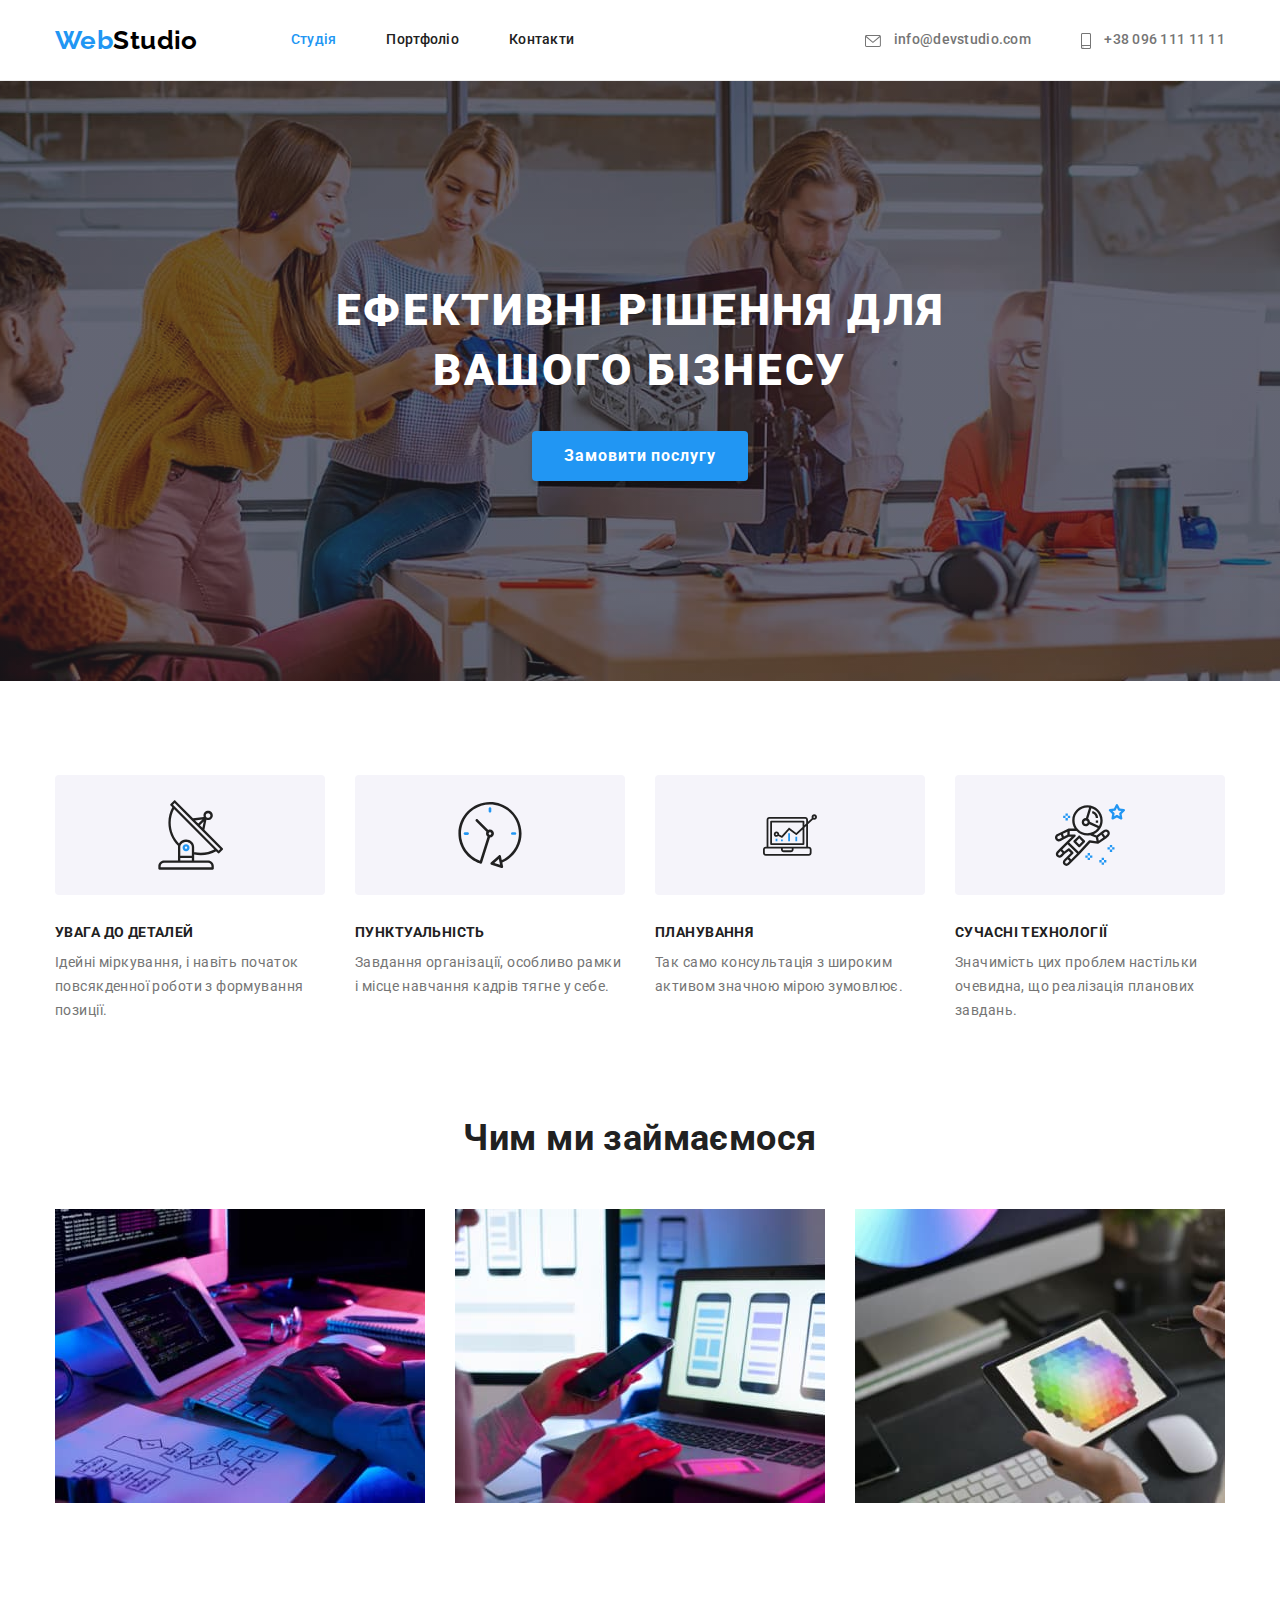
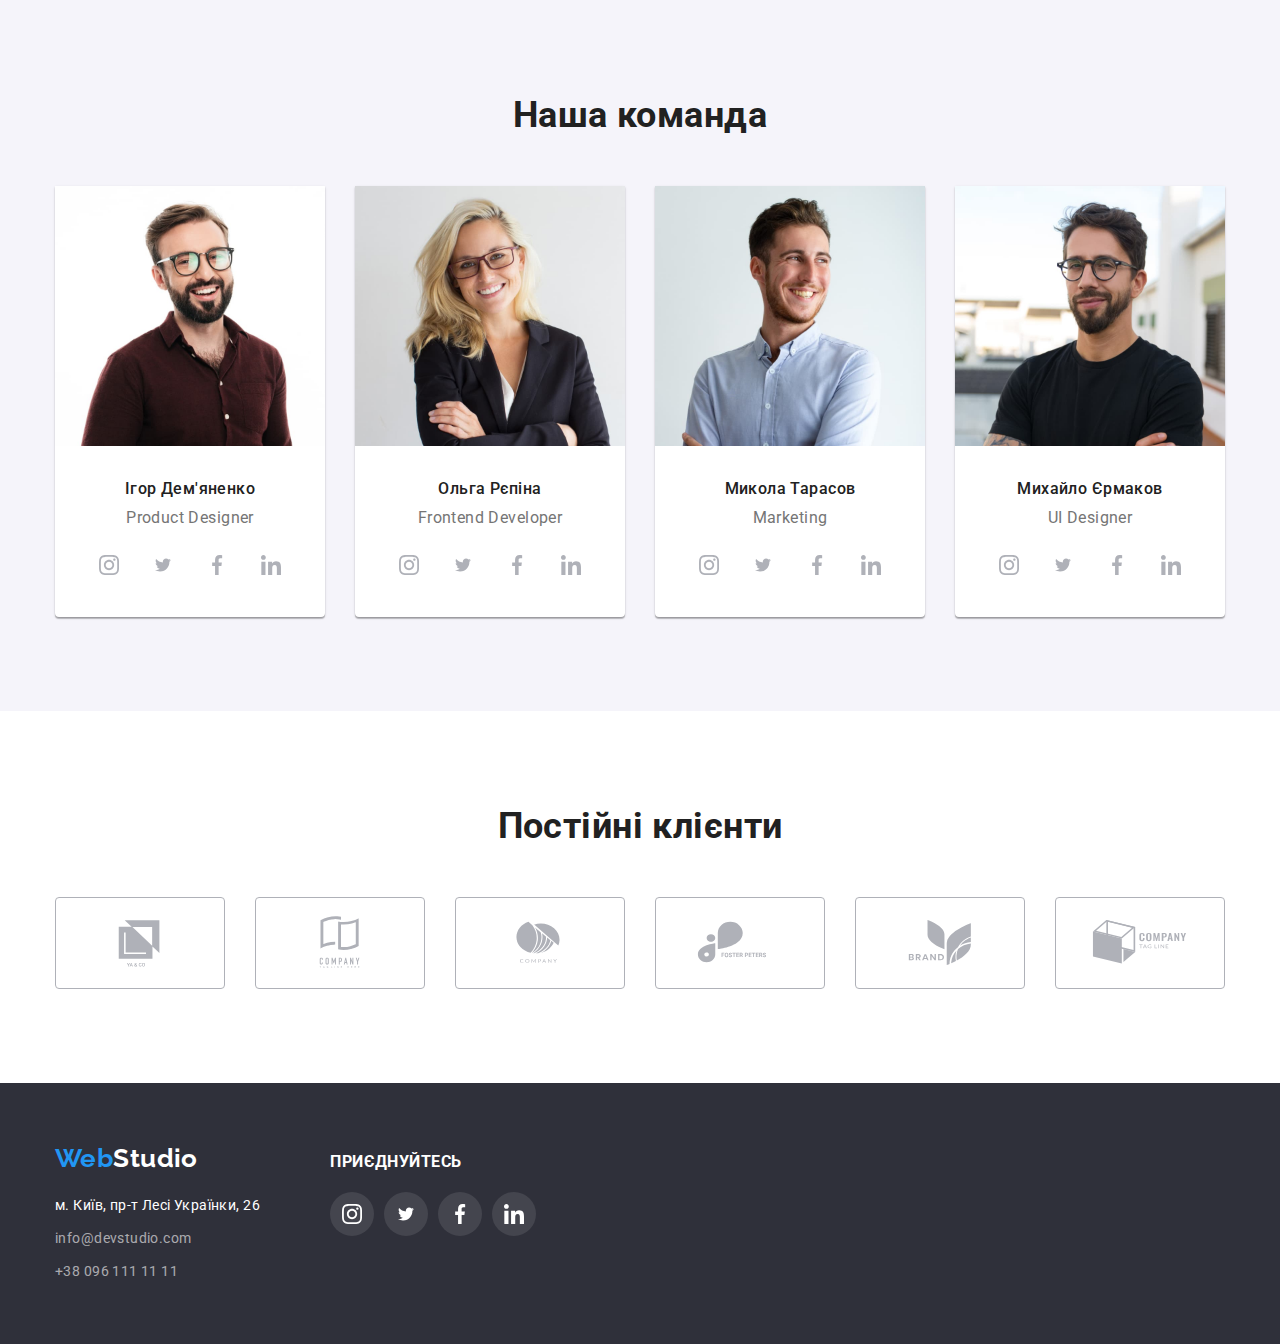
<file: index.html>
<!DOCTYPE html>
<html lang="uk">
  <head>
    <meta charset="UTF-8" />
    <meta http-equiv="X-UA-Compatible" content="IE=edge" />
    <meta name="viewport" content="width=device-width, initial-scale=1.0" />
    <title>Студія</title>
    <link
      href="https://fonts.googleapis.com/css2?family=Raleway:wght@700&family=Roboto:wght@400;500;700;900&display=swap"
      rel="stylesheet"
    />
    <link
      rel="stylesheet"
      href="https://cdnjs.cloudflare.com/ajax/libs/modern-normalize/1.1.0/modern-normalize.min.css"
    />
    <link rel="stylesheet" href="./css/style.css" />
  </head>
  <body>
    <header class="page-header">
      <div class="container main-nav">
        <nav class="nav-main">
          <a href="./index.html" class="logo"
            ><span class="logo-accent">Web</span>Studio</a
          >
          <ul class="site-nav">
            <li class="item"><a href="" class="link current">Студія</a></li>
            <li class="item">
              <a href="./portfolio.html" class="link">Портфоліо</a>
            </li>
            <li class="item"><a href="" class="link">Контакти</a></li>
          </ul>
        </nav>
        <ul class="contact">
          <li class="item">
            <a href="mailto:info@devstudio.com" class="link telephone-mail">
              <svg class="icon-header" width="16" height="12">
                <use href="./images/symbol-defs.svg#icon-email"></use>
              </svg>
              info@devstudio.com</a
            >
          </li>
          <li class="item">
            <a href="tel:+380961111111" class="link telephone-mail">
              <svg class="icon-header" width="10" height="16">
                <use href="./images/symbol-defs.svg#icon-smartphone"></use>
              </svg>
              +38 096 111 11 11</a
            >
          </li>
        </ul>
      </div>
    </header>
    <main>
      <!--Hero-->
      <section class="hero overlay">
        <div class="container">
          <h1 class="hero-title">Ефективні рішення для вашого бізнесу</h1>
          <button type="button" class="hero-button">Замовити послугу</button>
        </div>
      </section>
      <!--Переваги-->
      <section class="section">
        <div class="container">
          <h2 class="visually-hidden">Переваги</h2>
          <ul class="benefits">
            <li class="benefit one">
              <div class="benefit-blok">
                <svg class="benefit-image" width="65px" height="70px">
                  <use href="./images/symbol-defs.svg#icon-Group1"></use>
                </svg>
              </div>
              <h3 class="benefits-list">УВАГА ДО ДЕТАЛЕЙ</h3>
              <p class="text">
                Ідейні міркування, і навіть початок повсякденної роботи з
                формування позиції.
              </p>
            </li>
            <li class="benefit two">
              <div class="benefit-blok">
                <svg class="benefit-image" width="66px" height="70px">
                  <use href="./images/symbol-defs.svg#icon-clock-1"></use>
                </svg>
              </div>
              <h3 class="benefits-list">ПУНКТУАЛЬНІСТЬ</h3>
              <p class="text">
                Завдання організації, особливо рамки і місце навчання кадрів
                тягне у себе.
              </p>
            </li>
            <li class="benefit three">
              <div class="benefit-blok">
                <svg class="benefit-image" width=70px" height="54px">
                  <use href="./images/symbol-defs.svg#icon-diagram-1"></use>
                </svg>
              </div>
              <h3 class="benefits-list">ПЛАНУВАННЯ</h3>
              <p class="text">
                Так само консультація з широким активом значною мірою зумовлює.
              </p>
            </li>
            <li class="benefit four">
              <div class="benefit-blok">
                <svg class="benefit-image" width="70px" height="70px">
                  <use href="./images/symbol-defs.svg#icon-astronaut-1"></use>
                </svg>
              </div>
              <h3 class="benefits-list">СУЧАСНІ ТЕХНОЛОГІЇ</h3>
              <p class="text">
                Значимість цих проблем настільки очевидна, що реалізація
                планових завдань.
              </p>
            </li>
          </ul>
        </div>
      </section>
      <!--Напрямки роботи-->
      <section class="section works">
        <div class="container">
          <h2 class="work">Чим ми займаємося</h2>
          <ul class="work-list">
            <li class="image">
              <img
                src="./images/img1.jpg"
                alt="Десктопні пристрої"
                width="370"
              />
            </li>
            <li class="image">
              <img
                src="./images/img2.jpg"
                alt="Мобільні пристрої"
                width="370"
              />
            </li>
            <li class="image">
              <img src="./images/img3.jpg" alt="Планшети" width="370" />
            </li>
          </ul>
        </div>
      </section>
      <!--Команда-->
      <section class="section prof">
        <div class="container">
          <h2 class="comanda">Наша команда</h2>
          <ul class="container-prof">
            <li class="foto">
              <img
                src="./images/foto1.jpg"
                alt="Фото Ігор Дем'яненко"
                width="270"
                height="260"
              />
              <div class="about-team">
                <h3 class="comanda-element">Ігор Дем'яненко</h3>
                <p lang="en" class="professional">Product Designer</p>
                <ul class="social">
                  <li class="social-list">
                    <a href="" class="social-item">
                      <svg class="social-icon" width="20" height="20">
                        <use
                          href="./images/symbol-defs.svg#icon-instagram"
                          class=""
                        ></use>
                      </svg>
                    </a>
                  </li>
                  <li class="social-list">
                    <a href="" class="social-item">
                      <svg class="social-icon" wight="20" height="16">
                        <use
                          href="./images/symbol-defs.svg#icon-twitter-1"
                        ></use>
                      </svg>
                    </a>
                  </li>
                  <li class="social-list">
                    <a href="" class="social-item">
                      <svg class="social-icon" wight="10" height="20">
                        <use
                          href="./images/symbol-defs.svg#icon-facebook-1"
                        ></use>
                      </svg>
                    </a>
                  </li>
                  <li class="social-list">
                    <a href="" class="social-item">
                      <svg class="social-icon" wight="20" height="20">
                        <use
                          href="./images/symbol-defs.svg#icon-linkedin"
                        ></use>
                      </svg>
                    </a>
                  </li>
                </ul>
              </div>
            </li>
            <li class="foto">
              <img
                src="./images/foto2.jpg"
                alt="Фото Ольга Рєпіна"
                width="270"
                height="260"
              />
              <div class="about-team">
                <h3 class="comanda-element">Ольга Рєпіна</h3>
                <p lang="en" class="professional">Frontend Developer</p>
                <ul class="social">
                  <li class="social-list">
                    <a href="" class="social-item">
                      <svg class="social-icon" width="20" height="20">
                        <use
                          href="./images/symbol-defs.svg#icon-instagram"
                          class=""
                        ></use>
                      </svg>
                    </a>
                  </li>
                  <li class="social-list">
                    <a href="" class="social-item">
                      <svg class="social-icon" wight="20" height="16">
                        <use
                          href="./images/symbol-defs.svg#icon-twitter-1"
                        ></use>
                      </svg>
                    </a>
                  </li>
                  <li class="social-list">
                    <a href="" class="social-item">
                      <svg class="social-icon" wight="10" height="20">
                        <use
                          href="./images/symbol-defs.svg#icon-facebook-1"
                        ></use>
                      </svg>
                    </a>
                  </li>
                  <li class="social-list">
                    <a href="" class="social-item">
                      <svg class="social-icon" wight="20" height="20">
                        <use
                          href="./images/symbol-defs.svg#icon-linkedin"
                        ></use>
                      </svg>
                    </a>
                  </li>
                </ul>
              </div>
            </li>
            <li class="foto">
              <img
                src="./images/foto3.jpg"
                alt="Фото Микола Тарасов"
                width="270"
                height="260"
              />
              <div class="about-team">
                <h3 class="comanda-element">Микола Тарасов</h3>
                <p lang="en" class="professional">Marketing</p>
                <ul class="social">
                  <li class="social-list">
                    <a href="" class="social-item">
                      <svg class="social-icon" width="20" height="20">
                        <use
                          href="./images/symbol-defs.svg#icon-instagram"
                          class=""
                        ></use>
                      </svg>
                    </a>
                  </li>
                  <li class="social-list">
                    <a href="" class="social-item">
                      <svg class="social-icon" wight="20" height="16">
                        <use
                          href="./images/symbol-defs.svg#icon-twitter-1"
                        ></use>
                      </svg>
                    </a>
                  </li>
                  <li class="social-list">
                    <a href="" class="social-item">
                      <svg class="social-icon" wight="10" height="20">
                        <use
                          href="./images/symbol-defs.svg#icon-facebook-1"
                        ></use>
                      </svg>
                    </a>
                  </li>
                  <li class="social-list">
                    <a href="" class="social-item">
                      <svg class="social-icon" wight="20" height="20">
                        <use
                          href="./images/symbol-defs.svg#icon-linkedin"
                        ></use>
                      </svg>
                    </a>
                  </li>
                </ul>
              </div>
            </li>
            <li class="foto">
              <img
                src="./images/foto4.jpg"
                alt="Фото Михайло Єрмаков"
                width="270"
                height="260"
              />
              <div class="about-team">
                <h3 class="comanda-element">Михайло Єрмаков</h3>
                <p lang="en" class="professional">UI Designer</p>
                <ul class="social">
                  <li class="social-list">
                    <a
                      href=""
                      class="social-item"
                      target="_blank"
                      rel="noopener noreferrer nofollow"
                    >
                      <svg class="social-icon" width="20" height="20">
                        <use
                          href="./images/symbol-defs.svg#icon-instagram"
                          class=""
                        ></use>
                      </svg>
                    </a>
                  </li>
                  <li class="social-list">
                    <a
                      href=""
                      class="social-item"
                      target="_blank"
                      rel="noopener noreferrer nofollow"
                    >
                      <svg class="social-icon" wight="20" height="16">
                        <use
                          href="./images/symbol-defs.svg#icon-twitter-1"
                        ></use>
                      </svg>
                    </a>
                  </li>
                  <li class="social-list">
                    <a
                      href=""
                      class="social-item"
                      target="_blank"
                      rel="noopener noreferrer nofollow"
                    >
                      <svg class="social-icon" wight="10" height="20">
                        <use
                          href="./images/symbol-defs.svg#icon-facebook-1"
                        ></use>
                      </svg>
                    </a>
                  </li>
                  <li class="social-list">
                    <a
                      href=""
                      class="social-item"
                      target="_blank"
                      rel="noopener noreferrer nofollow"
                    >
                      <svg class="social-icon" wight="20" height="20">
                        <use
                          href="./images/symbol-defs.svg#icon-linkedin"
                        ></use>
                      </svg>
                    </a>
                  </li>
                </ul>
              </div>
            </li>
          </ul>
        </div>
      </section>
      <section class="section">
        <div class="container">
          <h2 class="clients">Постійні клієнти</h2>
          <ul class="clients-list">
            <li class="clients-item">
              <a
                href=""
                class="clients-link"
                target="_blank"
                rel="noopener noreferrer nofollow"
              >
                <svg class="client-icon" width="106" height="60">
                  <use href="./images/symbol-defs.svg#icon-company1"></use>
                </svg>
              </a>
            </li>
            <li class="clients-item">
              <a
                href=""
                class="clients-link"
                target="_blank"
                rel="noopener noreferrer nofollow"
              >
                <svg class="client-icon" width="106" height="60">
                  <use href="./images/symbol-defs.svg#icon-company2"></use>
                </svg>
              </a>
            </li>
            <li class="clients-item">
              <a
                href=""
                class="clients-link"
                target="_blank"
                rel="noopener noreferrer nofollow"
              >
                <svg class="client-icon" width="106" height="60">
                  <use href="./images/symbol-defs.svg#icon-company3"></use>
                </svg>
              </a>
            </li>
            <li class="clients-item">
              <a
                href=""
                class="clients-link"
                target="_blank"
                rel="noopener noreferrer nofollow"
              >
                <svg class="client-icon" width="106" height="60">
                  <use href="./images/symbol-defs.svg#icon-company4"></use>
                </svg>
              </a>
            </li>
            <li class="clients-item">
              <a
                href=""
                class="clients-link"
                target="_blank"
                rel="noopener noreferrer nofollow"
              >
                <svg class="client-icon" width="106" height="60">
                  <use href="./images/symbol-defs.svg#icon-company5"></use>
                </svg>
              </a>
            </li>
            <li class="clients-item">
              <a
                href=""
                class="clients-link"
                target="_blank"
                rel="noopener noreferrer nofollow"
              >
                <svg class="client-icon" width="106" height="60">
                  <use href="./images/symbol-defs.svg#icon-company6"></use>
                </svg>
              </a>
            </li>
          </ul>
        </div>
      </section>
    </main>
    <footer class="foot-site">
      <div class="container footer">
        <div class="footer-contact">
          <a href="./index.html" class="logo-footer"
            ><span class="logo-accent">Web</span>Studio</a
          >
          <address>
            <ul class="contact-footer">
              <li class="">
                <a href="" class="linkWhite">м. Київ, пр-т Лесі Українки, 26</a>
              </li>
              <li class="address footer">
                <a href="mailto:info@devstudio.com" class="link-footer"
                  >info@devstudio.com</a
                >
              </li>
              <li class="address footer">
                <a href="tel:+380961111111" class="link-footer"
                  >+38 096 111 11 11</a
                >
              </li>
            </ul>
          </address>
        </div>
        <div class="footer-link">
          <h3 class="footer-title">Приєднуйтесь</h3>
          <ul class="footer-social">
            <li class="footer-social-list">
              <a
                href=""
                class="footer-social-item"
                target="_blank"
                rel="noopener noreferrer nofollow"
              >
                <svg class="footer-social-icon" width="20" height="20">
                  <use
                    href="./images/symbol-defs.svg#icon-instagram"
                    class=""
                  ></use>
                </svg>
              </a>
            </li>
            <li class="footer-social-list">
              <a
                href=""
                class="footer-social-item"
                target="_blank"
                rel="noopener noreferrer nofollow"
              >
                <svg class="footer-social-icon" wight="20" height="16">
                  <use href="./images/symbol-defs.svg#icon-twitter-1"></use>
                </svg>
              </a>
            </li>
            <li class="footer-social-list">
              <a
                href=""
                class="footer-social-item"
                target="_blank"
                rel="noopener noreferrer nofollow"
              >
                <svg class="footer-social-icon" wight="10" height="20">
                  <use href="./images/symbol-defs.svg#icon-facebook-1"></use>
                </svg>
              </a>
            </li>
            <li class="footer-social-list">
              <a
                href=""
                class="footer-social-item"
                target="_blank"
                rel="noopener noreferrer nofollow"
              >
                <svg class="footer-social-icon" wight="20" height="20">
                  <use href="./images/symbol-defs.svg#icon-linkedin"></use>
                </svg>
              </a>
            </li>
          </ul>
        </div>
      </div>
    </footer>
  </body>
</html>
</file>
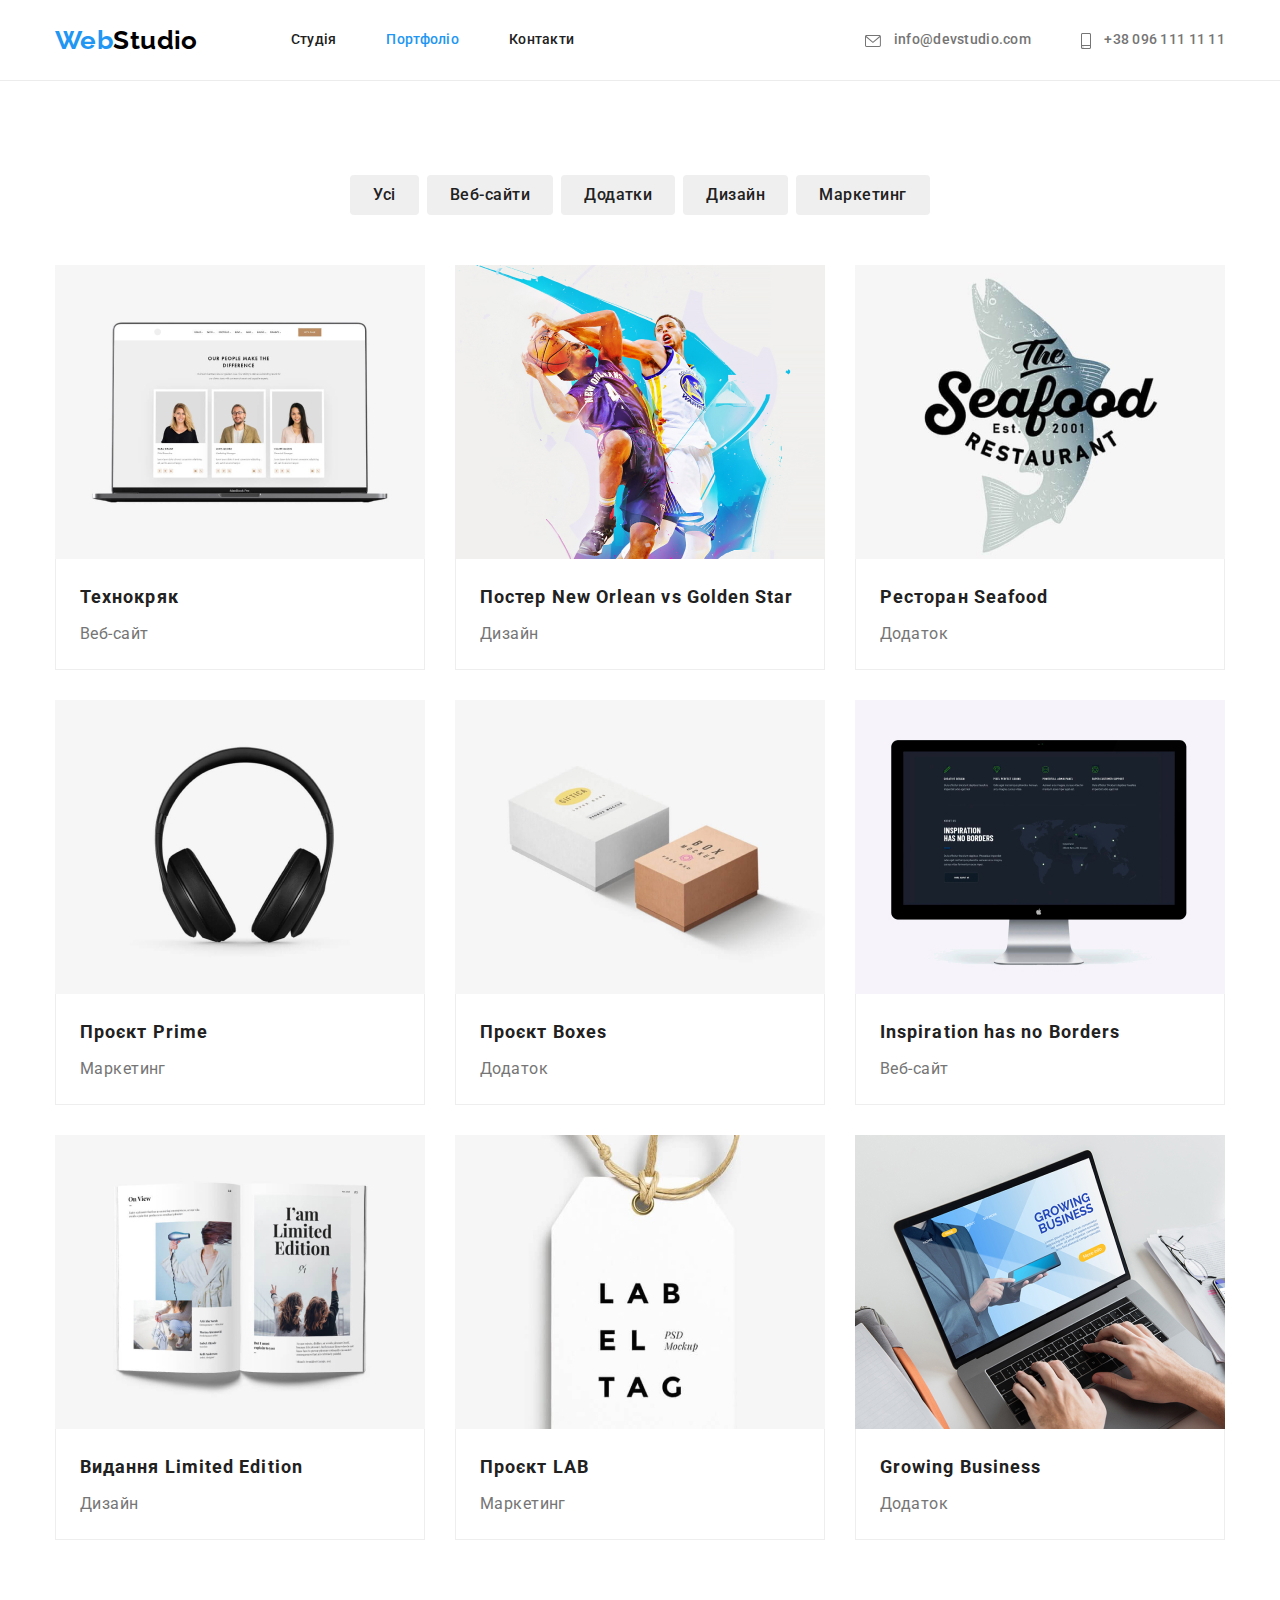
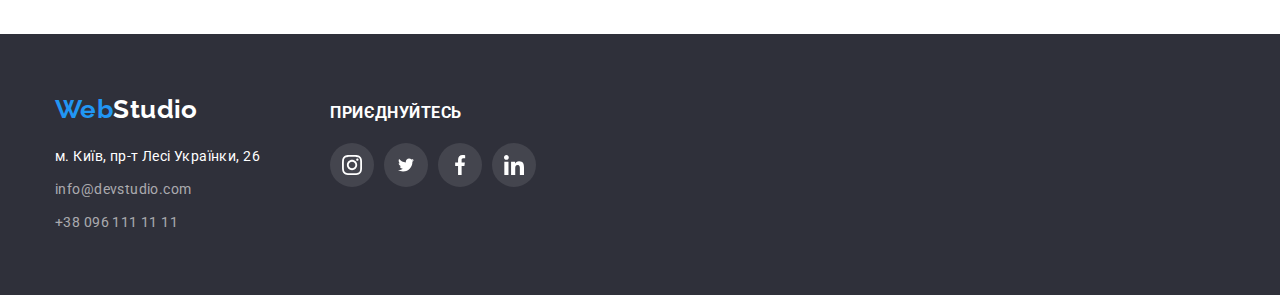
<file: portfolio.html>
<!DOCTYPE html>
<html lang="uk">
  <head>
    <meta charset="UTF-8" />
    <meta http-equiv="X-UA-Compatible" content="IE=edge" />
    <meta name="viewport" content="width=device-width, initial-scale=1.0" />
    <title>Портфоліо</title>
    <link
      href="https://fonts.googleapis.com/css2?family=Raleway:wght@700&family=Roboto:wght@400;500;700;900&display=swap"
      rel="stylesheet"
    />
    <link
      rel="stylesheet"
      href="https://cdnjs.cloudflare.com/ajax/libs/modern-normalize/1.1.0/modern-normalize.min.css"
    />
    <link rel="stylesheet" href="./css/style.css" />
  </head>
  <body>
    <header class="page-header">
      <div class="container main-nav">
        <nav class="nav-main">
          <a href="./index.html" class="logo"
            ><span class="logo-accent">Web</span>Studio</a
          >
          <ul class="site-nav">
            <li class="item"><a href="./index.html" class="link">Студія</a></li>
            <li class="item">
              <a href="" class="link current">Портфоліо</a>
            </li>
            <li class="item"><a href="" class="link">Контакти</a></li>
          </ul>
        </nav>
        <ul class="contact">
          <li class="item">
            <a href="mailto:info@devstudio.com" class="link telephone-mail">
              <svg class="icon-header" width="16" height="12">
                <use href="./images/symbol-defs.svg#icon-email"></use>
              </svg>
              info@devstudio.com</a
            >
          </li>
          <li class="item">
            <a href="tel:+380961111111" class="link telephone-mail">
              <svg class="icon-header" width="10" height="16">
                <use href="./images/symbol-defs.svg#icon-smartphone"></use>
              </svg>
              +38 096 111 11 11</a
            >
          </li>
        </ul>
      </div>
    </header>
    <main>
      <section class="section">
        <div class="container">
          <h1 class="visually-hidden">Портфоліо</h1>
          <ul class="ul-button">
            <li class="work-portf">
              <button type="button" class="filtr-button">Усі</button>
            </li>
            <li class="work-portf">
              <button type="button" class="filtr-button">Веб-сайти</button>
            </li>
            <li class="work-portf">
              <button type="button" class="filtr-button">Додатки</button>
            </li>
            <li class="work-portf">
              <button type="button" class="filtr-button">Дизайн</button>
            </li>
            <li class="work-portf">
              <button type="button" class="filtr-button">Маркетинг</button>
            </li>
          </ul>
          <ul class="ul-portfolio">
            <li class="example">
              <a href="" class="card">
                <img
                  class="example-img"
                  src="./images/portfolio1.jpg"
                  alt="Технокряк"
                  width="370"
                  height="294"
                />
                <div class="content">
                  <h2 class="title">Технокряк</h2>
                  <p class="text-portf">Веб-сайт</p>
                </div>
              </a>
            </li>
            <li class="example">
              <a href="" class="card">
                <img
                  class="example-img"
                  src="./images/portfolio2.jpg"
                  alt="Постер New Orlean vs Golden Star"
                  width="370"
                  height="294"
                />
                <div class="content">
                  <h2 class="title">Постер New Orlean vs Golden Star</h2>
                  <p class="text-portf">Дизайн</p>
                </div>
              </a>
            </li>
            <li class="example">
              <a href="" class="card">
                <img
                  class="example-img"
                  src="./images/portfolio3.jpg"
                  alt="Ресторан Seafood"
                  width="370"
                  height="294"
                />
                <div class="content">
                  <h2 class="title">Ресторан Seafood</h2>
                  <p class="text-portf">Додаток</p>
                </div>
              </a>
            </li>
            <li class="example">
              <a href="" class="card">
                <img
                  class="example-img"
                  src="./images/portfolio4.jpg"
                  alt="Проєкт Prime"
                  width="370"
                  height="294"
                />
                <div class="content">
                  <h2 class="title">Проєкт Prime</h2>
                  <p class="text-portf">Маркетинг</p>
                </div>
              </a>
            </li>
            <li class="example">
              <a href="" class="card">
                <img
                  class="example-img"
                  src="./images/portfolio5.jpg"
                  alt="Проєкт Boxes"
                  width="370"
                  height="294"
                />
                <div class="content">
                  <h2 class="title">Проєкт Boxes</h2>
                  <p class="text-portf">Додаток</p>
                </div>
              </a>
            </li>
            <li class="example">
              <a href="" class="card">
                <img
                  class="example-img"
                  src="./images/portfolio6.jpg"
                  alt="Inspiration has no Borders"
                  width="370"
                  height="294"
                />
                <div class="content">
                  <h2 class="title">Inspiration has no Borders</h2>
                  <p class="text-portf">Веб-сайт</p>
                </div>
              </a>
            </li>
            <li class="example">
              <a href="" class="card">
                <img
                  class="example-img"
                  src="./images/portfolio7.jpg"
                  alt="Видання Limited Edition"
                  width="370"
                  height="294"
                />
                <div class="content">
                  <h2 class="title">Видання Limited Edition</h2>
                  <p class="text-portf">Дизайн</p>
                </div>
              </a>
            </li>
            <li class="example">
              <a href="" class="card">
                <img
                  class="example-img"
                  src="./images/portfolio8.jpg"
                  alt="Проєкт LAB"
                  width="370"
                  height="294"
                />
                <div class="content">
                  <h2 class="title">Проєкт LAB</h2>
                  <p class="text-portf">Маркетинг</p>
                </div>
              </a>
            </li>
            <li class="example">
              <a href="" class="card">
                <img
                  class="example-img"
                  src="./images/portfolio9.jpg"
                  alt="Growing Business"
                  width="370"
                  height="294"
                />
                <div class="content">
                  <h2 class="title">Growing Business</h2>
                  <p class="text-portf">Додаток</p>
                </div>
              </a>
            </li>
          </ul>
        </div>
      </section>
    </main>
    <footer class="foot-site">
      <div class="container footer">
        <div class="footer-contact">
          <a href="./index.html" class="logo-footer"
            ><span class="logo-accent">Web</span>Studio</a
          >
          <address>
            <ul class="contact-footer">
              <li>
                <a href="" class="linkWhite">м. Київ, пр-т Лесі Українки, 26</a>
              </li>
              <li class="adress footer">
                <a href="mailto:info@devstudio.com" class="link-footer"
                  >info@devstudio.com</a
                >
              </li>
              <li class="adress footer">
                <a href="tel:+380961111111" class="link-footer"
                  >+38 096 111 11 11</a
                >
              </li>
            </ul>
          </address>
        </div>
        <div class="footer-link">
          <h3 class="footer-title">Приєднуйтесь</h3>
          <ul class="footer-social">
            <li class="footer-social-list">
              <a
                href=""
                class="footer-social-item"
                target="_blank"
                rel="noopener noreferrer nofollow"
              >
                <svg class="footer-social-icon" width="20" height="20">
                  <use
                    href="./images/symbol-defs.svg#icon-instagram"
                    class=""
                  ></use>
                </svg>
              </a>
            </li>
            <li class="footer-social-list">
              <a
                href=""
                class="footer-social-item"
                target="_blank"
                rel="noopener noreferrer nofollow"
              >
                <svg class="footer-social-icon" wight="20" height="16">
                  <use href="./images/symbol-defs.svg#icon-twitter-1"></use>
                </svg>
              </a>
            </li>
            <li class="footer-social-list">
              <a
                href=""
                class="footer-social-item"
                target="_blank"
                rel="noopener noreferrer nofollow"
              >
                <svg class="footer-social-icon" wight="10" height="20">
                  <use href="./images/symbol-defs.svg#icon-facebook-1"></use>
                </svg>
              </a>
            </li>
            <li class="footer-social-list">
              <a
                href=""
                class="footer-social-item"
                target="_blank"
                rel="noopener noreferrer nofollow"
              >
                <svg class="footer-social-icon" wight="20" height="20">
                  <use href="./images/symbol-defs.svg#icon-linkedin"></use>
                </svg>
              </a>
            </li>
          </ul>
        </div>
      </div>
    </footer>
  </body>
</html>
</file>
<file: css/style.css>
:root {
  --primary-text-color: #212121;
  --title-text-color: #757575;
  --accent-color: #2196f3;
  --primary-white-color: #ffffff;
  --primary-color-logo: #000000;
  --background-color-hero-batton: #188ce8;
  --background-color-hero: #2f303a;
  --border-portfolio: #eeeeee;
  --header-color-border: #ececec;
  --background-color-profess: #f5f4fa;
  --portfolio-background: #f5f5f5;
  --svg-color: #afb1b8;
  --icon-footer-bg: rgba(255, 255, 255, 0.1);
}

body {
  background-color: var(--primary-white-color);
  color: var(--primary-text-color);
  font-family: Roboto, sans-serif;
  font-size: 14px;
  letter-spacing: 0.03em;
}

li {
  list-style-type: none;
  padding-bottom: 0;
  padding-top: 0;
}

ul {
  padding-left: 0;
}

h1,
h2,
h3,
p,
ul {
  margin-top: 0;
  margin-bottom: 0;
}

.page-header {
  border-bottom: 1px solid var(--header-color-border);
}

.container {
  margin-left: auto;
  margin-right: auto;
  max-width: 1200px;
  padding-left: 15px;
  padding-right: 15px;
  /* outline: 2px solid tomato; */
}

.main-nav {
  display: flex;
  align-items: center;
}

.nav-main {
  display: flex;
  align-items: center;
}

.section {
  padding-top: 94px;
  padding-bottom: 94px;
}

.logo {
  margin-right: 93px;
  padding-top: 24px;
  padding-bottom: 24px;

  font-family: "Raleway";
  font-weight: 700;
  font-size: 26px;
  line-height: 1.19;
  color: var(--primary-color-logo);
  text-decoration: none;
}

.logo-accent {
  color: var(--accent-color);
}

/* Site nav */
.contact,
.site-nav {
  display: flex;
  margin-top: 0;
  margin-bottom: 0;
}

.contact {
  margin-left: auto;
}
.site-nav .item + .item,
.contact .item + .item {
  margin-left: 50px;
  /* .site-nav .item:not(:last-child) {
        margin-right: 50px; */
}

.site-nav .link {
  display: block;
  padding-top: 32px;
  padding-bottom: 32px;

  color: var(--primary-text-color);
  font-weight: 500;
  line-height: 1.14;
  letter-spacing: 0.02em;
  text-decoration: none;
}

.site-nav .link:hover,
.site-nav .link:focus {
  color: var(--accent-color);
}

.site-nav .link.current {
  color: var(--accent-color);
}

.contact .link {
  color: var(--title-text-color);
  font-weight: 500;
  line-height: 1.14;
  letter-spacing: 0.02em;
  text-decoration: none;
  padding-top: 32px;
  padding-bottom: 32px;
}

.contact .link:hover,
.contact .link:focus {
  color: var(--accent-color);
}

.telephone-mail:hover,
.telephone-mail:focus {
  color: var(--accent-color);
}
.icon-header {
  vertical-align: middle;
  fill: currentColor;
  margin-right: 10px;
}
/* Page header */
.page-header {
  background-color: var(--primary-white-color);
}

/* HERO*/
.hero {
  text-align: center;
  padding-top: 200px;
  padding-bottom: 200px;
  background-color: var(--background-color-hero);
}

.overlay {
  max-width: 1600px;
  height: 600px;
  margin-left: auto;
  margin-right: auto;
  background-image: linear-gradient(to right, #2f303a66 0%, #2f303a66 100%),
    url("../images/hero.jpg");
  background-position: center;
}

.hero-title {
  width: 696px;
  margin-bottom: 30px;
  margin-left: auto;
  margin-right: auto;

  color: var(--primary-white-color);
  font-weight: 900;
  font-size: 44px;
  line-height: 1.36;
  letter-spacing: 0.06em;
  text-transform: uppercase;
}

.hero-button {
  display: inline-block;
  border-style: none;
  border-radius: 4px;
  padding: 10px 32px;
  min-width: 216px;

  color: var(--primary-white-color);
  background-color: var(--accent-color);
  font-family: inherit;
  font-weight: 700;
  font-size: 16px;
  line-height: 1.88;
  letter-spacing: 0.06em;
  cursor: pointer;
  box-shadow: 0px 4px 4px rgba(0, 0, 0, 0.15);
}

.hero-button:hover,
.hero-button:focus {
  background-color: var(--background-color-hero-batton);
}

/* benefits */
.benefits {
  display: flex;
  flex-wrap: wrap;
  padding-left: 0;
  list-style: none;
}

.benefit {
  width: 270px;
}

.benefits .benefit + .benefit {
  margin-left: 30px;
}
.benefit-blok {
  display: flex;
  justify-content: center;
  align-items: center;
  width: 270px;
  height: 120px;
  border-radius: 4px;
  margin-bottom: 30px;
  background-color: var(--background-color-profess);
}

.benefits-list {
  color: var(--primary-text-color);
  font-size: 14px;
  font-weight: 700;
  line-height: 1.14;
}

.text {
  margin-top: 10px;
  color: var(--title-text-color);
  line-height: 1.71;
}

.image {
  display: inline-block;
}
/* Work end Comanda */
.container-prof {
  display: flex;
}
.container-prof .foto + .foto {
  margin-left: 30px;
}

.section.works {
  padding-top: 0;
}

.section.prof {
  background-color: var(--background-color-profess);
}

.work,
.comanda {
  margin-bottom: 50px;

  font-weight: 700;
  font-size: 36px;
  line-height: 1.17;
  text-align: center;
}

.work-list {
  display: flex;
}

.work-list .image + .image {
  margin-left: 30px;
}

.about-team {
  padding: 30px 0;
  text-align: center;
}

.comanda-teams {
  display: flex;
}

.comanda-element {
  font-weight: 500;
  font-size: 16px;
  line-height: 1.19;
}

.professional {
  margin-top: 10px;
  color: var(--title-text-color);
  font-size: 16px;
  line-height: 1.19;
}

.foto {
  background-color: var(--primary-white-color);
  box-shadow: 0px 1px 3px rgba(0, 0, 0, 0.12), 0px 1px 1px rgba(0, 0, 0, 0.14),
    0px 2px 1px rgba(0, 0, 0, 0.2);
  border-radius: 0px 0px 4px 4px;
}
.social {
  display: flex;
  padding: 0;
  margin-right: 32px;
  margin-left: 32px;
  list-style: none;
  margin-top: 16px;
}

.social-item {
  display: flex;
  width: 44px;
  height: 44px;
  color: var(--svg-color);
  border-radius: 50%;
  justify-content: center;
  align-items: center;
}

.social-icon {
  fill: currentColor;
}

.social-item:hover,
.social-item:focus {
  color: var(--primary-white-color);
  background-color: var(--accent-color);
}

.social .social-list + .social-list {
  margin-left: 10px;
}

.clients {
  margin-bottom: 50px;
  font-weight: 700;
  font-size: 36px;
  line-height: 1.17;
  text-align: center;
}

.clients-list {
  display: flex;
  flex-wrap: wrap;
  margin: 0;
  padding: 0;
  list-style: none;
}

.clients-item:not(:last-child) {
  margin-right: 30px;
}

.clients-item {
  width: 170px;
  height: 92px;
  justify-content: center;
}
.clients-link {
  display: inline-flex;
  width: 170px;
  height: 92px;
  color: var(--svg-color);
  border: 1px solid var(--svg-color);
  border-radius: 4px;
  align-items: center;
  justify-content: center;
}
.client-icon {
  fill: currentColor;
}
.clients-link:hover,
.clients-link:focus {
  border: 1px solid var(--accent-color);
  color: var(--accent-color);
}
/* Footer */
.foot-site {
  background-color: var(--background-color-hero);
  padding-top: 60px;
  padding-bottom: 60px;
}

.logo-footer {
  display: block;
  margin-bottom: 20px;

  font-family: "Raleway";
  font-weight: 700;
  font-size: 26px;
  line-height: 1.19;
  color: var(--primary-white-color);
  text-decoration: none;
}

.contact-footer .linkWhite {
  color: var(--primary-white-color);
  text-decoration: none;
  font-size: 14px;
  font-style: normal;
  line-height: 1.71;
}

.contact-footer .link-footer:hover,
.contact-footer .link-footer:focus {
  color: var(--accent-color);
}

.link-footer {
  display: block;
  color: rgba(255, 255, 255, 0.6);
  font-size: 14px;
  line-height: 1.71;
  font-style: normal;
  text-decoration: none;
  display: block;
  margin-top: 9px;
}
.contact-footer .linkWhite:hover,
.contact-footer .linkWhite:focus {
  color: var(--accent-color);
}

.address.footer {
}

.footer-social {
  display: flex;
  padding: 0;
  list-style: none;
  margin-top: 16px;
}

.footer-social-item {
  display: flex;
  width: 44px;
  height: 44px;
  color: var(--primary-white-color);
  background-color: var(--icon-footer-bg);
  border-radius: 50%;
  justify-content: center;
  align-items: center;
}

.footer-social-icon {
  fill: currentColor;
}

.footer-social-item:hover,
.footer-social-item:focus {
  background-color: var(--accent-color);
}

.footer-social .footer-social-list + .footer-social-list {
  margin-left: 10px;
}

.footer-title {
  color: var(--primary-white-color);
  font-weight: 700;
  letter-spacing: 0.03em;
  font-family: inherit;
  margin-bottom: 20px;
  text-transform: uppercase;
}

.container.footer {
  display: flex;
  align-items: baseline;
}

.footer-link {
  margin-left: 70px;
}

/* PORTFOLIO */
.content .title {
  margin-top: 0px;
  margin-bottom: 4px;

  color: var(--primary-text-color);
  font-weight: 700;
  font-size: 18px;
  line-height: 2;
  letter-spacing: 0.06em;
  text-decoration: none;
}

.text-portf {
  margin-top: 0;
  margin-bottom: 0px;

  color: var(--title-text-color);
  font-size: 16px;
  line-height: 1.88;
  text-decoration: none;
}

.filtr-button {
  border-radius: 4px;
  border-style: none;
  padding: 6px 22px;

  color: var(--primary-text-color);
  font-weight: 500;
  font-size: 16px;
  line-height: 1.62;
  text-align: center;
  letter-spacing: 0.03em;
  font-family: inherit;
  cursor: pointer;
  border: 1px solid transparent;
}

.filtr-button:hover,
.filtr-button:focus {
  color: var(--primary-white-color);
  background-color: var(--accent-color);
  box-shadow: 0px 3px 1px rgba(0, 0, 0, 0.1), 0px 1px 2px rgba(0, 0, 0, 0.08),
    0px 2px 2px rgba(0, 0, 0, 0.12);
}

.work-portf {
  padding-bottom: 0;
}
.card {
  display: block;
  text-decoration: none;
}
.card:hover,
.card:focus {
  box-shadow: 1px 4px 6px rgba(0, 0, 0, 0.16), 0px 4px 4px rgba(0, 0, 0, 0.06),
  0px 1px 1px rgba(0, 0, 0, 0.12);
}

.card.text-portf {
  margin-top: 4px;
}

.ul-button {
  display: flex;
  flex-wrap: wrap;
  justify-content: center;
  gap: 8px;
  margin-top: 0;
  margin-bottom: 50px;
  padding-left: 0;
  list-style: none;
}

.ul-portfolio {
  display: flex;
  flex-wrap: wrap;
  margin-top: 0;
  margin-bottom: 0;
  padding-left: 0;
  list-style: none;
}

.example {
  margin-right: 30px;
  margin-bottom: 30px;
}

.example:nth-child(3n) {
  margin-right: 0;
}

.example:nth-last-child(-n + 3) {
  margin-bottom: 0;
}

.example-img {
  display: block;
  max-width: 100%;
  height: auto;
}
.content {
  border: 1px solid var(--border-portfolio);
  padding: 20px 24px;
  border-top: none;
}

.visually-hidden {
  position: absolute;
  white-space: nowrap;
  width: 1px;
  height: 1px;
  overflow: hidden;
  border: 0;
  padding: 0;
  clip: rect(0 0 0 0);
  clip-path: inset(50%);
  margin: -1px;
}
</file>
